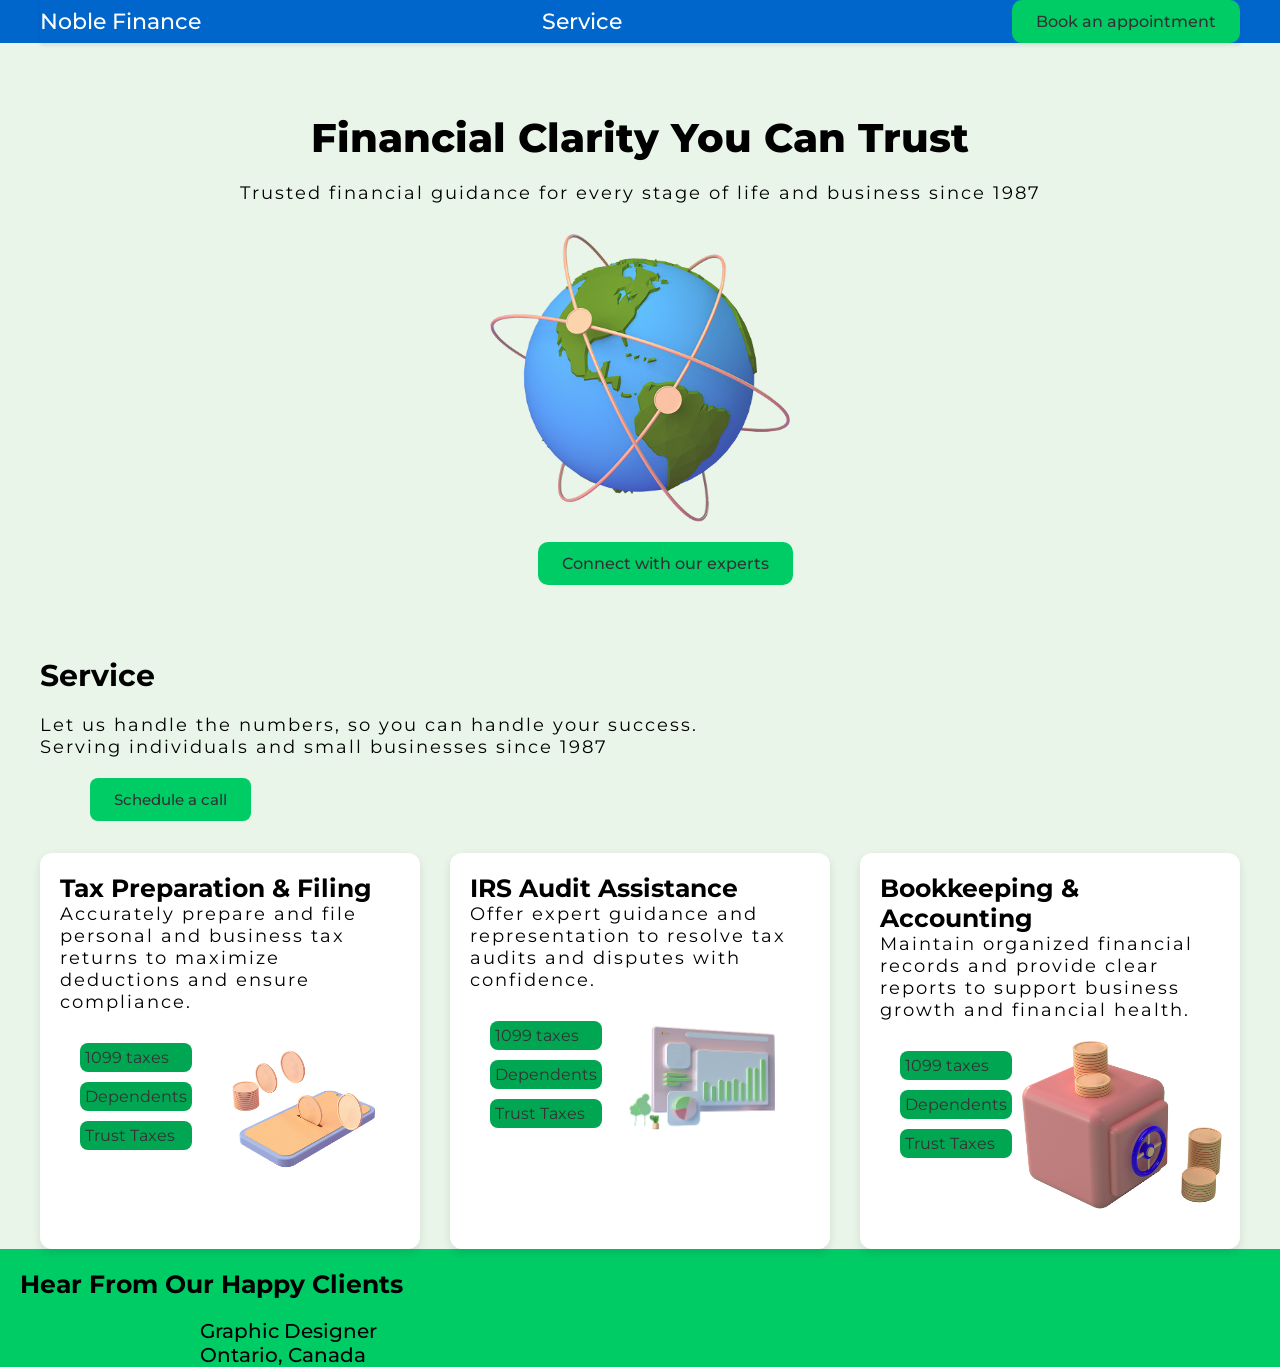
<file: index.html>
<!DOCTYPE html>
<html lang="pt-br">

<head>
    <meta charset="UTF-8">
    <meta name="viewport" content="width=device-width, initial-scale=1.0">
    <link rel="preconnect" href="https://fonts.googleapis.com">
    <link rel="preconnect" href="https://fonts.gstatic.com" crossorigin>
    <link
        href="https://fonts.googleapis.com/css2?family=Montserrat:ital,wght@0,100..900;1,100..900&family=Oswald:wght@200..700&family=Poppins:ital,wght@0,100;0,200;0,300;0,400;0,500;0,600;0,700;0,800;0,900;1,100;1,200;1,300;1,400;1,500;1,600;1,700;1,800;1,900&family=Roboto:ital,wght@0,100..900;1,100..900&display=swap"
        rel="stylesheet">
    <title>Noble Finance</title>
    <link rel="stylesheet" href="./styles.css"/>


</head>

<body>

    <header>

        <nav>
            <a href="#">Noble Finance</a>
            <a href="#">Service</a>
            <button>Book an appointment</button>
        </nav>

    </header>

    <main>
        <section class="hero">

            <h1>Financial Clarity You Can Trust</h1>
            <p>Trusted financial guidance for every stage of life and business since 1987</p>
            <img src="./imagens/Image.png" alt="image-globo">
            <button>Connect with our experts</button>
       
        </section>

        <section class="service">

            <h2>Service</h2>
            <p>Let us handle the numbers, so you can handle your success.</p>
            <p>Serving individuals and small businesses since 1987</p>
            <button>Schedule a call</button>

        </section>

        <section class="cards">

        <div class="card-item">

            <h3>Tax Preparation & Filing</h3>
            <p>Accurately prepare and file personal and business tax returns to maximize deductions and ensure
                compliance.</p>

            <div class="flex-card">
                <ul>
                    <li class="lista"><a href="#">1099 taxes</a></li>
                
                    <li class="lista"><a href="#">Dependents</a></li>
                    
                    <li class="lista"><a href="#">Trust Taxes</a></li>
                </ul>

                <img src="./imagens/card1.png" alt="image-card1">
            </div>

            </div>

            <div class="card-item">

                <h3>IRS Audit Assistance</h3>
                <p>Offer expert guidance and representation to resolve tax audits and disputes with confidence.</p>

                <div class="flex-card">

                    <ul>
                        <li class="lista"><a href="#">1099 taxes</a></li>
                        
                        <li class="lista"><a href="#">Dependents</a></li>
                        
                        <li class="lista"><a href="#">Trust Taxes</a></li>
                    </ul>
                    <img src="./imagens/card2.png" alt="image-card2">
                </div>

            </div>

            <div class="card-item">

                <h3>Bookkeeping & Accounting</h3>
                <p>Maintain organized financial records and provide clear reports to support business growth and
                    financial health.</p>

                <div class="flex-card">

                    <ul>
                        <li class="lista"><a href="#">1099 taxes</a></li>
                        
                        <li class="lista"><a href="#">Dependents</a></li>
                        
                        <li class="lista"><a href="#">Trust Taxes</a></li>
                    </ul>

                    <img src="./imagens/card3.png" alt="image-card3">

                </div>

            </div>

            </section>
    </main>

    <footer>

        <h2>Hear From Our Happy Clients</h2>


        <div class="contatos">

            <p>Graphic Designer</p>

            <p>Ontario, Canada</p>

        </div>

    </footer>

</body>

</html>
</file>
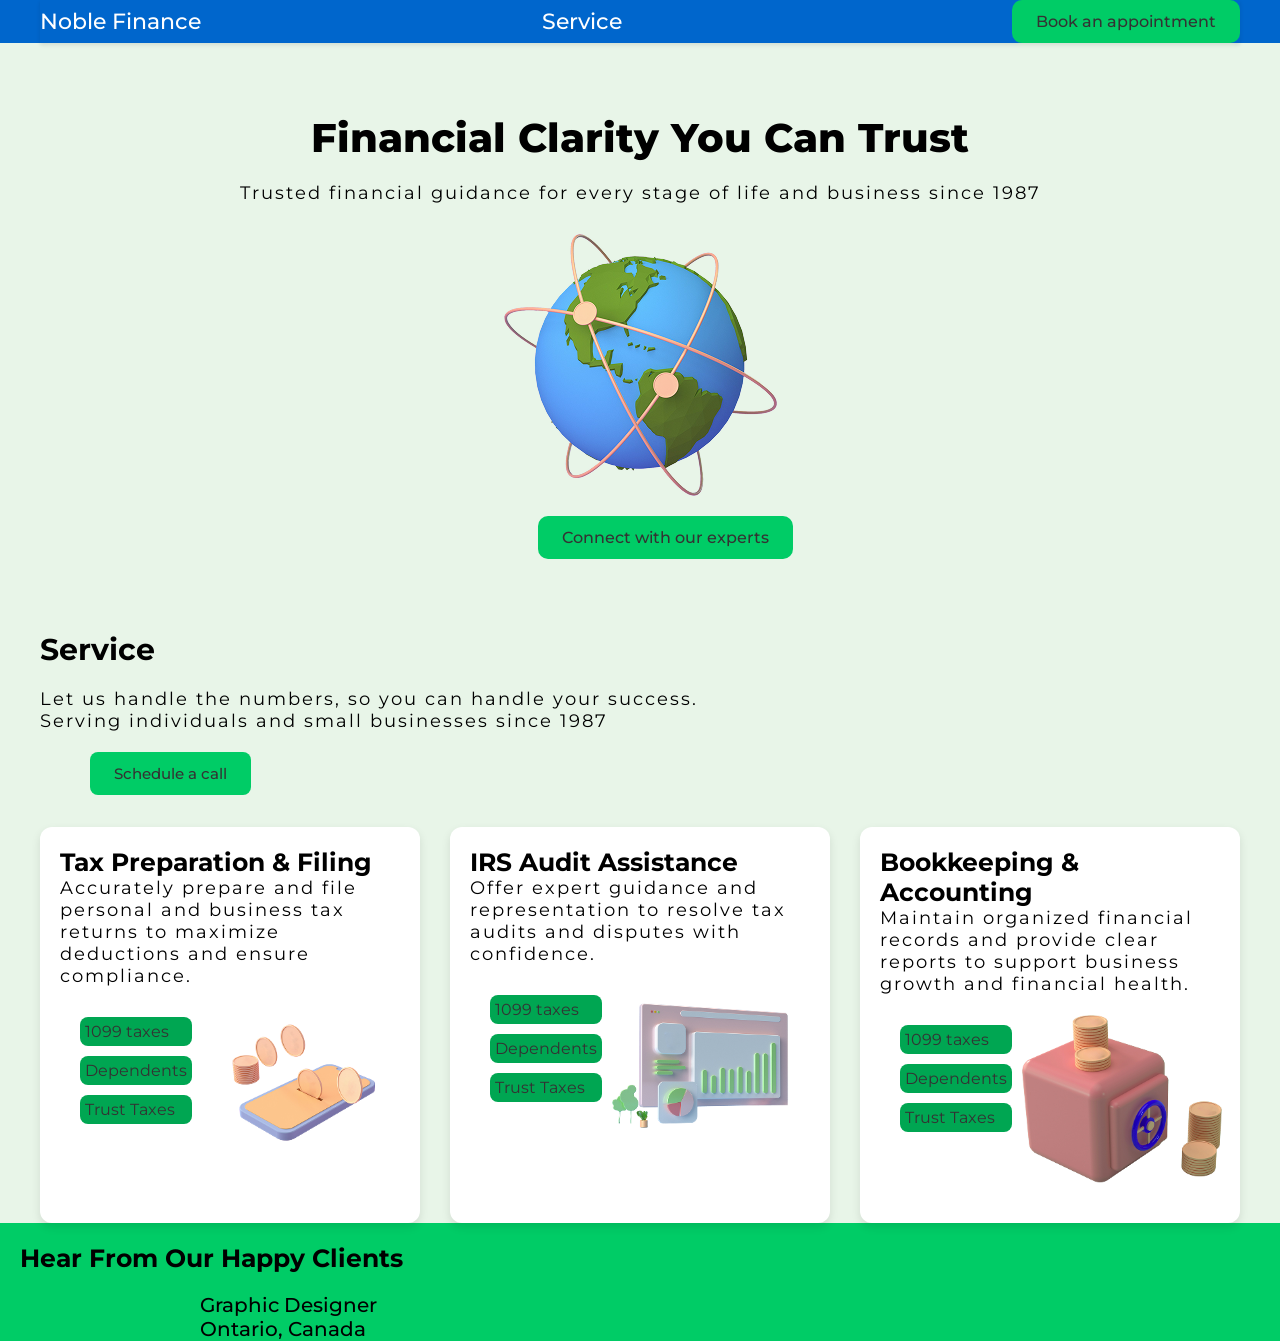
<file: desafio3/index.html>
<!DOCTYPE html>
<html lang="pt-br">

<head>
    <meta charset="UTF-8">
    <meta name="viewport" content="width=device-width, initial-scale=1.0">
    <link rel="preconnect" href="https://fonts.googleapis.com">
    <link rel="preconnect" href="https://fonts.gstatic.com" crossorigin>
    <link
        href="https://fonts.googleapis.com/css2?family=Montserrat:ital,wght@0,100..900;1,100..900&family=Oswald:wght@200..700&family=Poppins:ital,wght@0,100;0,200;0,300;0,400;0,500;0,600;0,700;0,800;0,900;1,100;1,200;1,300;1,400;1,500;1,600;1,700;1,800;1,900&family=Roboto:ital,wght@0,100..900;1,100..900&display=swap"
        rel="stylesheet">
    <title>Noble Finance</title>
    <link rel="stylesheet" href="./styles.css"/>


</head>

<body>

    <header>

        <nav>
            <a href="#">Noble Finance</a>
            <a href="#">Service</a>
            <button>Book an appointment</button>
        </nav>

    </header>

    <main>
        <section class="hero">

            <h1>Financial Clarity You Can Trust</h1>
            <p>Trusted financial guidance for every stage of life and business since 1987</p>
            <img src="./Friendly Accounting Services (Community)/Image-1.png" alt="image-globo">
            <button>Connect with our experts</button>
       
        </section>

        <section class="service">

            <h2>Service</h2>
            <p>Let us handle the numbers, so you can handle your success.</p>
            <p>Serving individuals and small businesses since 1987</p>
            <button>Schedule a call</button>

        </section>

        <section class="cards">

        <div class="card-item">

            <h3>Tax Preparation & Filing</h3>
            <p>Accurately prepare and file personal and business tax returns to maximize deductions and ensure
                compliance.</p>

            <div class="flex-card">
                <ul>
                    <li class="lista"><a href="#">1099 taxes</a></li>
                
                    <li class="lista"><a href="#">Dependents</a></li>
                    
                    <li class="lista"><a href="#">Trust Taxes</a></li>
                </ul>

                <img src="./Card1/Image-1.png" alt="image-card1">
            </div>

            </div>

            <div class="card-item">

                <h3>IRS Audit Assistance</h3>
                <p>Offer expert guidance and representation to resolve tax audits and disputes with confidence.</p>

                <div class="flex-card">

                    <ul>
                        <li class="lista"><a href="#">1099 taxes</a></li>
                        
                        <li class="lista"><a href="#">Dependents</a></li>
                        
                        <li class="lista"><a href="#">Trust Taxes</a></li>
                    </ul>
                    <img src="./card2/Image-2.png" alt="image-card2">
                </div>

            </div>

            <div class="card-item">

                <h3>Bookkeeping & Accounting</h3>
                <p>Maintain organized financial records and provide clear reports to support business growth and
                    financial health.</p>

                <div class="flex-card">

                    <ul>
                        <li class="lista"><a href="#">1099 taxes</a></li>
                        
                        <li class="lista"><a href="#">Dependents</a></li>
                        
                        <li class="lista"><a href="#">Trust Taxes</a></li>
                    </ul>

                    <img src="./card3/Image-1.png" alt="image-card3">

                </div>

            </div>

            </section>
    </main>

    <footer>

        <h2>Hear From Our Happy Clients</h2>


        <div class="contatos">

            <p>Graphic Designer</p>

            <p>Ontario, Canada</p>

        </div>

    </footer>

</body>

</html>
</file>
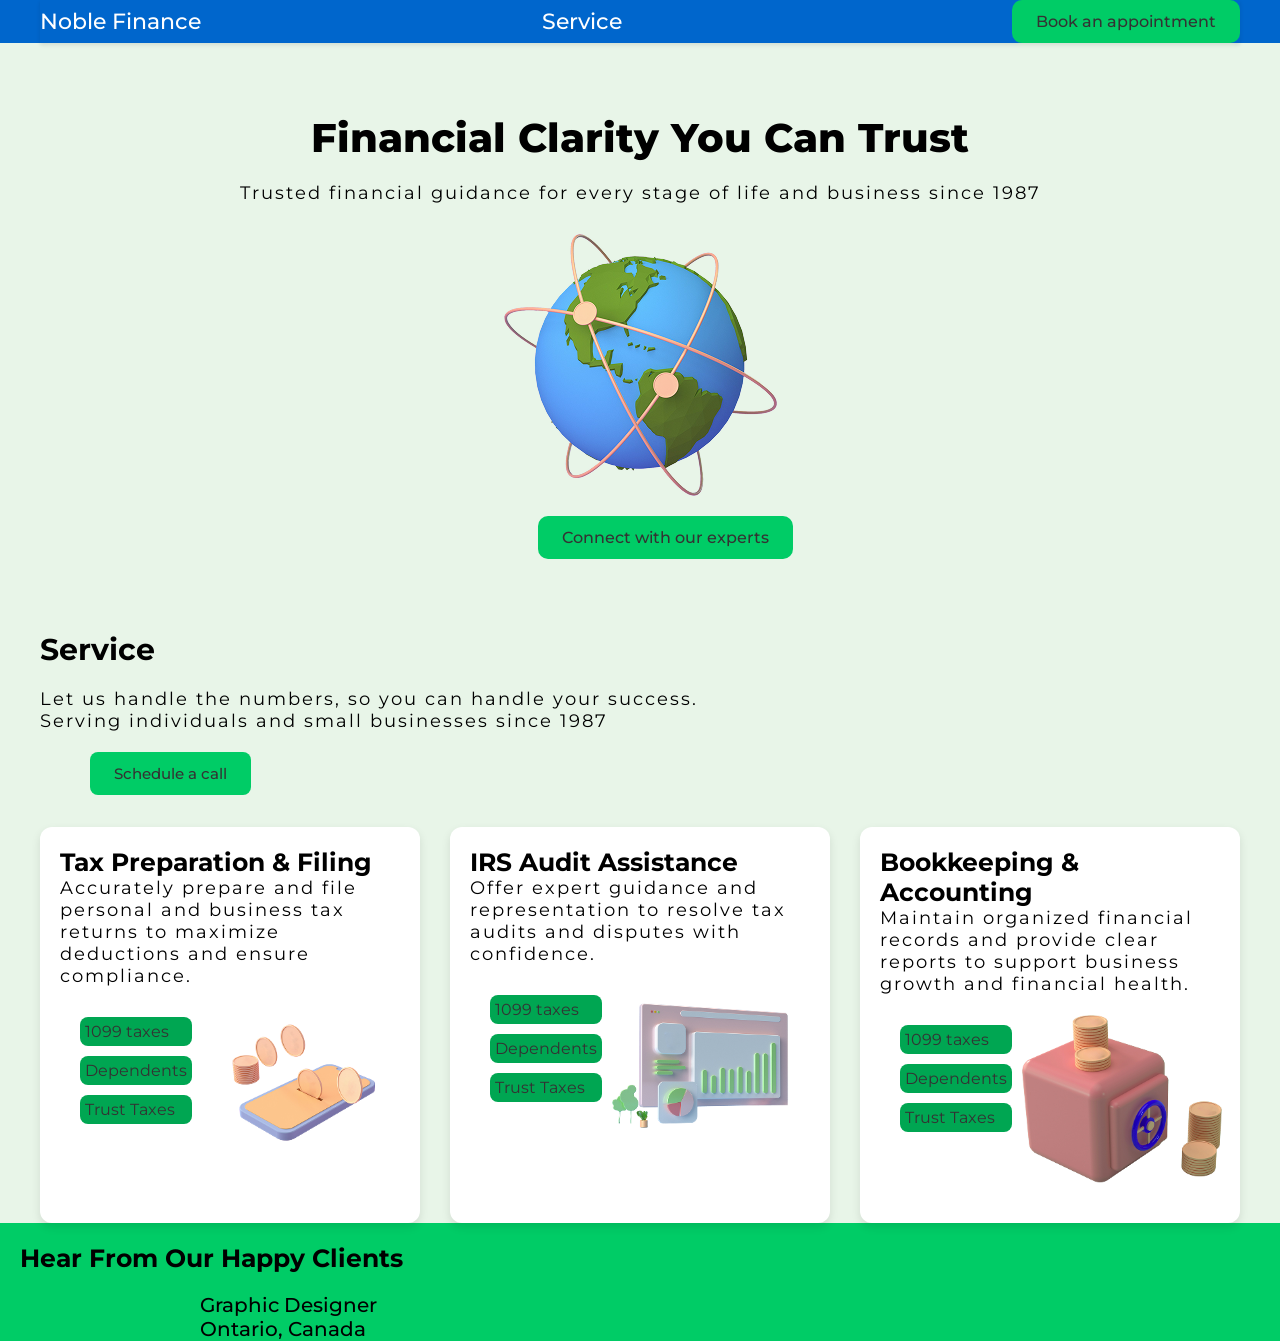
<file: desafio3/indexdesafio3.html>
<!DOCTYPE html>
<html lang="pt-br">

<head>
    <meta charset="UTF-8">
    <meta name="viewport" content="width=device-width, initial-scale=1.0">
    <link rel="preconnect" href="https://fonts.googleapis.com">
    <link rel="preconnect" href="https://fonts.gstatic.com" crossorigin>
    <link
        href="https://fonts.googleapis.com/css2?family=Montserrat:ital,wght@0,100..900;1,100..900&family=Oswald:wght@200..700&family=Poppins:ital,wght@0,100;0,200;0,300;0,400;0,500;0,600;0,700;0,800;0,900;1,100;1,200;1,300;1,400;1,500;1,600;1,700;1,800;1,900&family=Roboto:ital,wght@0,100..900;1,100..900&display=swap"
        rel="stylesheet">
    <title>Desafio3</title>
    <link rel="stylesheet" href="./desafio3.css" />


</head>

<body>

    <header>

        <nav>
            <a href="#">Noble Finance</a>
            <a href="#">Service</a>
            <button>Book an appointment</button>
        </nav>

    </header>

    <main>
        <section class="hero">

            <h1>Financial Clarity You Can Trust</h1>
            <p>Trusted financial guidance for every stage of life and business since 1987</p>
            <img src="./Friendly Accounting Services (Community)/Image-1.png" alt="image-globo">
            <button>Connect with our experts</button>
       
        </section>

        <section class="service">

            <h2>Service</h2>
            <p>Let us handle the numbers, so you can handle your success.</p>
            <p>Serving individuals and small businesses since 1987</p>
            <button>Schedule a call</button>

        </section>

        <section class="cards">

        <div class="card-item">

            <h3>Tax Preparation & Filing</h3>
            <p>Accurately prepare and file personal and business tax returns to maximize deductions and ensure
                compliance.</p>

            <div class="flex-card">
                <ul>
                    <li class="lista"><a href="#">1099 taxes</a></li>
                
                    <li class="lista"><a href="#">Dependents</a></li>
                    
                    <li class="lista"><a href="#">Trust Taxes</a></li>
                </ul>

                <img src="./Card1/Image-1.png" alt="image-card1">
            </div>

            </div>

            <div class="card-item">

                <h3>IRS Audit Assistance</h3>
                <p>Offer expert guidance and representation to resolve tax audits and disputes with confidence.</p>

                <div class="flex-card">

                    <ul>
                        <li class="lista"><a href="#">1099 taxes</a></li>
                        
                        <li class="lista"><a href="#">Dependents</a></li>
                        
                        <li class="lista"><a href="#">Trust Taxes</a></li>
                    </ul>
                    <img src="./card2/Image-2.png" alt="image-card2">
                </div>

            </div>

            <div class="card-item">

                <h3>Bookkeeping & Accounting</h3>
                <p>Maintain organized financial records and provide clear reports to support business growth and
                    financial health.</p>

                <div class="flex-card">

                    <ul>
                        <li class="lista"><a href="#">1099 taxes</a></li>
                        
                        <li class="lista"><a href="#">Dependents</a></li>
                        
                        <li class="lista"><a href="#">Trust Taxes</a></li>
                    </ul>

                    <img src="./card3/Image-1.png" alt="image-card3">

                </div>

            </div>

            </section>
    </main>

    <footer>

        <h2>Hear From Our Happy Clients</h2>


        <div class="contatos">

            <p>Graphic Designer</p>

            <p>Ontario, Canada</p>

        </div>

    </footer>

</body>

</html>
</file>
<file: styles.css>
* {
    margin: 0;
    padding: 0;
    box-sizing: border-box;
    font-family: "Montserrat", sans-serif;
    font-optical-sizing: auto;
    font-style: normal;

}

:root {
    --primary: #0066CC;
    --secondary-bg: #E8F5E8;
    --accent: #00CC66;
    --text-dark: #333333;
    --white: #FFFFFF;
}

body {
    background-color: var(--secondary-bg);
    width: 100%;
    height: 100%;
}

header {
    display: flex;
    justify-content: center;
    width: 100%;
    height: auto;
    background-color: #0066CC;
}

nav {

    display: flex;
    justify-content: space-between;
    align-items: center;
    width: 1200px;
    box-shadow: 0 2px 4px rgba(0, 0, 0, 0.1)
}

nav a {
    margin-right: 50px;
    text-decoration: none;
    font-size: 22px;
    font-weight: 500;
    color: #FFFFFF;
    cursor: pointer;
}

nav a:hover {
    text-decoration: underline;
    color: #333333;
    transition: 0.3s;
}

button {
    background: var(--accent);
    border: none;
    border-radius: 10px;
    padding: 12px 24px;
    font-size: 16px;
    font-weight: 500;
    color: var(--text-dark);
    margin-left: 50px;
    cursor: pointer;
}

button:hover {
    color: var(--secondary-bg);
    transition: 0.5s;

}

button:active {
    background-color: #00A652;
    transform: translateY(2px);
    box-shadow: 0 2px 6px rgba(0, 102, 204, 0.4);
}

main {
    max-width: 1200px;
    display: flex;
    margin: 0 auto;
    flex-direction: column;
    gap: 2rem;
}

.hero {
   display: flex;
    flex-direction: column;
    align-items: center;
    justify-content: center;
    padding: 40px 20px;
}

.hero h1 {
    font-size: 40px;
    font-weight: 800;
    margin-top: 30px;
    margin-bottom: 20px;
}

.hero p {
    font-size: 18px;
    font-weight: 400;
    letter-spacing: 2px;

}

.hero img {
    max-width: 300px;
    height: auto;
    margin: 30px 0 20px 0;

}



.hero button:hover {
    color: var(--secondary-bg);
    transition: 0.5s;

}

.hero button:active {
    background-color: #04753d;
    transform: translateY(2px);
    box-shadow: 0 2px 6px rgba(0, 102, 204, 0.4);
}


.service {
    text-align: left;
}

.service h2 {
    font-size: 30px;
    font-weight: 700;
    margin-bottom: 20px;

}

.service p {
    font-size: 18px;
    font-weight: 400;
    letter-spacing: 2px;
}

.service button {
    background-color: var(--accent);
    border: none;
    border-radius: 8px;
    margin-top: 20px;
    padding: 12px 24px;
    font-size: 15px;
    font-weight: 500;
    color: var(--text-dark);
    margin-left: 50px;
    cursor: pointer;
}

.service button:hover {
    color: var(--secondary-bg);
    transition: 0.5s;

}

.service button:active {
    background-color: #04753d;
    transform: translateY(2px);
    box-shadow: 0 2px 6px rgba(0, 102, 204, 0.4);

}

.cards {
    display: flex;
    gap: 30px;
    flex-wrap: wrap;
}

.card-item {
    background: white;
    padding: 20px;
    border-radius: 12px;
    width: calc(33.33% - 20px);
    box-shadow: 0 4px 10px rgba(0,0,0,0.1);
    transition: transform 0.3s, box-shadow 0.3s
}

.card-item:hover {
    transform: translateY(-5px);
    transition: 0.3s;
    box-shadow: 0 8px 20px rgba(0,0,0,0.15);
}

.card-item h3 {

    font-size: 25px;
    font-weight: 700;

}

.card-item p {
    font-size: 18px;
    font-weight: 400;
    letter-spacing: 2px;

}

.flex-card {
    display: flex;
    justify-content: space-between;
    padding: 20px;

}

.lista {
    list-style: none;
    margin-top: 10px;
    background-color: #00A652;
    max-width: 120px;
    padding: 5px;
    border-radius: 8px;

}

.lista a {
    text-decoration: none;
    font-weight: 400;
    color: var(--text-dark);
    cursor: pointer;
}

.lista a:hover {
    color: var(--white);
    transition: 0.5s;

}

.flex-card img {
    width: 200px;
    margin-left: 10px;

}

footer {
    width: 100%;
    height: auto;
    background: #00CC66;

}

footer h2 {
    padding: 20px;
    font-size: 25px;
    font-weight: 700;

}

.contatos {
    width: 100%;
    margin-left: 200px;

}

.contatos p {
    font-size: 20px;
    font-weight: 500;
}

@media (max-width: 900px) {
    .cards {
        flex-direction: column;
    }

    .card-item {
        width: 100%;
    }

    nav {
        flex-direction: column;
        gap: 10px;
    }
}
</file>
<file: desafio3/styles.css>
* {
    margin: 0;
    padding: 0;
    box-sizing: border-box;
    font-family: "Montserrat", sans-serif;
    font-optical-sizing: auto;
    font-style: normal;

}

:root {
    --primary: #0066CC;
    --secondary-bg: #E8F5E8;
    --accent: #00CC66;
    --text-dark: #333333;
    --white: #FFFFFF;
}

body {
    background-color: var(--secondary-bg);
    width: 100%;
    height: 100%;
}

header {
    display: flex;
    justify-content: center;
    width: 100%;
    height: auto;
    background-color: #0066CC;
}

nav {

    display: flex;
    justify-content: space-between;
    align-items: center;
    width: 1200px;
    box-shadow: 0 2px 4px rgba(0, 0, 0, 0.1)
}

nav a {
    margin-right: 50px;
    text-decoration: none;
    font-size: 22px;
    font-weight: 500;
    color: #FFFFFF;
    cursor: pointer;
}

nav a:hover {
    text-decoration: underline;
    color: #333333;
    transition: 0.3s;
}

button {
    background: var(--accent);
    border: none;
    border-radius: 10px;
    padding: 12px 24px;
    font-size: 16px;
    font-weight: 500;
    color: var(--text-dark);
    margin-left: 50px;
    cursor: pointer;
}

button:hover {
    color: var(--secondary-bg);
    transition: 0.5s;

}

button:active {
    background-color: #00A652;
    transform: translateY(2px);
    box-shadow: 0 2px 6px rgba(0, 102, 204, 0.4);
}

main {
    max-width: 1200px;
    display: flex;
    margin: 0 auto;
    flex-direction: column;
    gap: 2rem;
}

.hero {
   display: flex;
    flex-direction: column;
    align-items: center;
    justify-content: center;
    padding: 40px 20px;
}

.hero h1 {
    font-size: 40px;
    font-weight: 800;
    margin-top: 30px;
    margin-bottom: 20px;
}

.hero p {
    font-size: 18px;
    font-weight: 400;
    letter-spacing: 2px;

}

.hero img {
    max-width: 300px;
    height: auto;
    margin: 30px 0 20px 0;

}



.hero button:hover {
    color: var(--secondary-bg);
    transition: 0.5s;

}

.hero button:active {
    background-color: #04753d;
    transform: translateY(2px);
    box-shadow: 0 2px 6px rgba(0, 102, 204, 0.4);
}


.service {
    text-align: left;
}

.service h2 {
    font-size: 30px;
    font-weight: 700;
    margin-bottom: 20px;

}

.service p {
    font-size: 18px;
    font-weight: 400;
    letter-spacing: 2px;
}

.service button {
    background-color: var(--accent);
    border: none;
    border-radius: 8px;
    margin-top: 20px;
    padding: 12px 24px;
    font-size: 15px;
    font-weight: 500;
    color: var(--text-dark);
    margin-left: 50px;
    cursor: pointer;
}

.service button:hover {
    color: var(--secondary-bg);
    transition: 0.5s;

}

.service button:active {
    background-color: #04753d;
    transform: translateY(2px);
    box-shadow: 0 2px 6px rgba(0, 102, 204, 0.4);

}

.cards {
    display: flex;
    gap: 30px;
    flex-wrap: wrap;
}

.card-item {
    background: white;
    padding: 20px;
    border-radius: 12px;
    width: calc(33.33% - 20px);
    box-shadow: 0 4px 10px rgba(0,0,0,0.1);
    transition: transform 0.3s, box-shadow 0.3s
}

.card-item:hover {
    transform: translateY(-5px);
    transition: 0.3s;
    box-shadow: 0 8px 20px rgba(0,0,0,0.15);
}

.card-item h3 {

    font-size: 25px;
    font-weight: 700;

}

.card-item p {
    font-size: 18px;
    font-weight: 400;
    letter-spacing: 2px;

}

.flex-card {
    display: flex;
    justify-content: space-between;
    padding: 20px;

}

.lista {
    list-style: none;
    margin-top: 10px;
    background-color: #00A652;
    max-width: 120px;
    padding: 5px;
    border-radius: 8px;

}

.lista a {
    text-decoration: none;
    font-weight: 400;
    color: var(--text-dark);
    cursor: pointer;
}

.lista a:hover {
    color: var(--white);
    transition: 0.5s;

}

.flex-card img {
    width: 200px;
    margin-left: 10px;

}

footer {
    width: 100%;
    height: auto;
    background: #00CC66;

}

footer h2 {
    padding: 20px;
    font-size: 25px;
    font-weight: 700;

}

.contatos {
    width: 100%;
    margin-left: 200px;

}

.contatos p {
    font-size: 20px;
    font-weight: 500;
}

@media (max-width: 900px) {
    .cards {
        flex-direction: column;
    }

    .card-item {
        width: 100%;
    }

    nav {
        flex-direction: column;
        gap: 10px;
    }
}
</file>
<file: desafio3/desafio3.css>
* {
    margin: 0;
    padding: 0;
    box-sizing: border-box;
    font-family: "Montserrat", sans-serif;
    font-optical-sizing: auto;
    font-style: normal;

}

:root {
    --primary: #0066CC;
    --secondary-bg: #E8F5E8;
    --accent: #00CC66;
    --text-dark: #333333;
    --white: #FFFFFF;
}

body {
    background-color: var(--secondary-bg);
    width: 100%;
    height: 100%;
}

header {
    display: flex;
    justify-content: center;
    width: 100%;
    height: auto;
    background-color: #0066CC;
}

nav {

    display: flex;
    justify-content: space-between;
    align-items: center;
    width: 1200px;
    box-shadow: 0 2px 4px rgba(0, 0, 0, 0.1)
}

nav a {
    margin-right: 50px;
    text-decoration: none;
    font-size: 22px;
    font-weight: 500;
    color: #FFFFFF;
    cursor: pointer;
}

nav a:hover {
    text-decoration: underline;
    color: #333333;
    transition: 0.3s;
}

button {
    background: var(--accent);
    border: none;
    border-radius: 10px;
    padding: 12px 24px;
    font-size: 16px;
    font-weight: 500;
    color: var(--text-dark);
    margin-left: 50px;
    cursor: pointer;
}

button:hover {
    color: var(--secondary-bg);
    transition: 0.5s;

}

button:active {
    background-color: #00A652;
    transform: translateY(2px);
    box-shadow: 0 2px 6px rgba(0, 102, 204, 0.4);
}

main {
    max-width: 1200px;
    display: flex;
    margin: 0 auto;
    flex-direction: column;
    gap: 2rem;
}

.hero {
   display: flex;
    flex-direction: column;
    align-items: center;
    justify-content: center;
    padding: 40px 20px;
}

.hero h1 {
    font-size: 40px;
    font-weight: 800;
    margin-top: 30px;
    margin-bottom: 20px;
}

.hero p {
    font-size: 18px;
    font-weight: 400;
    letter-spacing: 2px;

}

.hero img {
    max-width: 300px;
    height: auto;
    margin: 30px 0 20px 0;

}



.hero button:hover {
    color: var(--secondary-bg);
    transition: 0.5s;

}

.hero button:active {
    background-color: #04753d;
    transform: translateY(2px);
    box-shadow: 0 2px 6px rgba(0, 102, 204, 0.4);
}


.service {
    text-align: left;
}

.service h2 {
    font-size: 30px;
    font-weight: 700;
    margin-bottom: 20px;

}

.service p {
    font-size: 18px;
    font-weight: 400;
    letter-spacing: 2px;
}

.service button {
    background-color: var(--accent);
    border: none;
    border-radius: 8px;
    margin-top: 20px;
    padding: 12px 24px;
    font-size: 15px;
    font-weight: 500;
    color: var(--text-dark);
    margin-left: 50px;
    cursor: pointer;
}

.service button:hover {
    color: var(--secondary-bg);
    transition: 0.5s;

}

.service button:active {
    background-color: #04753d;
    transform: translateY(2px);
    box-shadow: 0 2px 6px rgba(0, 102, 204, 0.4);

}

.cards {
    display: flex;
    gap: 30px;
    flex-wrap: wrap;
}

.card-item {
    background: white;
    padding: 20px;
    border-radius: 12px;
    width: calc(33.33% - 20px);
    box-shadow: 0 4px 10px rgba(0,0,0,0.1);
    transition: transform 0.3s, box-shadow 0.3s
}

.card-item:hover {
    transform: translateY(-5px);
    transition: 0.3s;
    box-shadow: 0 8px 20px rgba(0,0,0,0.15);
}

.card-item h3 {

    font-size: 25px;
    font-weight: 700;

}

.card-item p {
    font-size: 18px;
    font-weight: 400;
    letter-spacing: 2px;

}

.flex-card {
    display: flex;
    justify-content: space-between;
    padding: 20px;

}

.lista {
    list-style: none;
    margin-top: 10px;
    background-color: #00A652;
    max-width: 120px;
    padding: 5px;
    border-radius: 8px;

}

.lista a {
    text-decoration: none;
    font-weight: 400;
    color: var(--text-dark);
    cursor: pointer;
}

.lista a:hover {
    color: var(--white);
    transition: 0.5s;

}

.flex-card img {
    width: 200px;
    margin-left: 10px;

}

footer {
    width: 100%;
    height: auto;
    background: #00CC66;

}

footer h2 {
    padding: 20px;
    font-size: 25px;
    font-weight: 700;

}

.contatos {
    width: 100%;
    margin-left: 200px;

}

.contatos p {
    font-size: 20px;
    font-weight: 500;
}

@media (max-width: 900px) {
    .cards {
        flex-direction: column;
    }

    .card-item {
        width: 100%;
    }

    nav {
        flex-direction: column;
        gap: 10px;
    }
}
</file>
